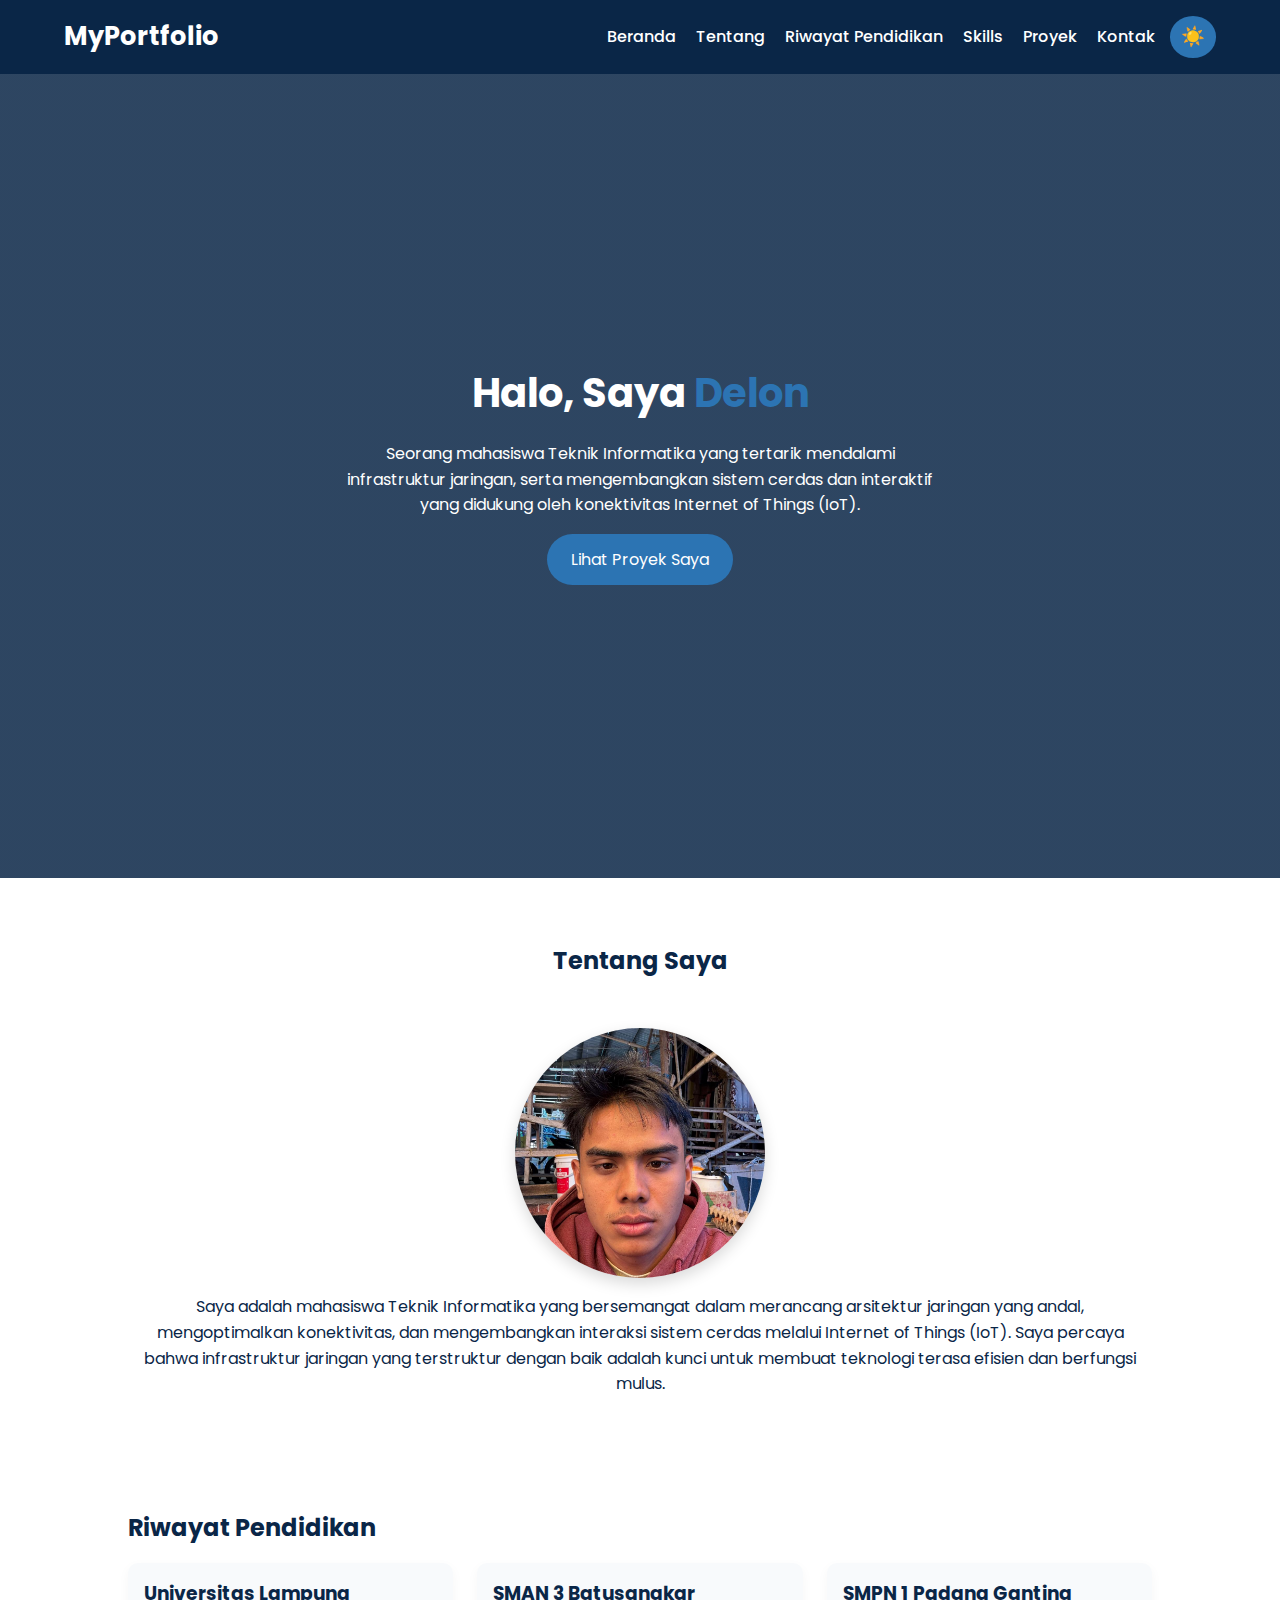
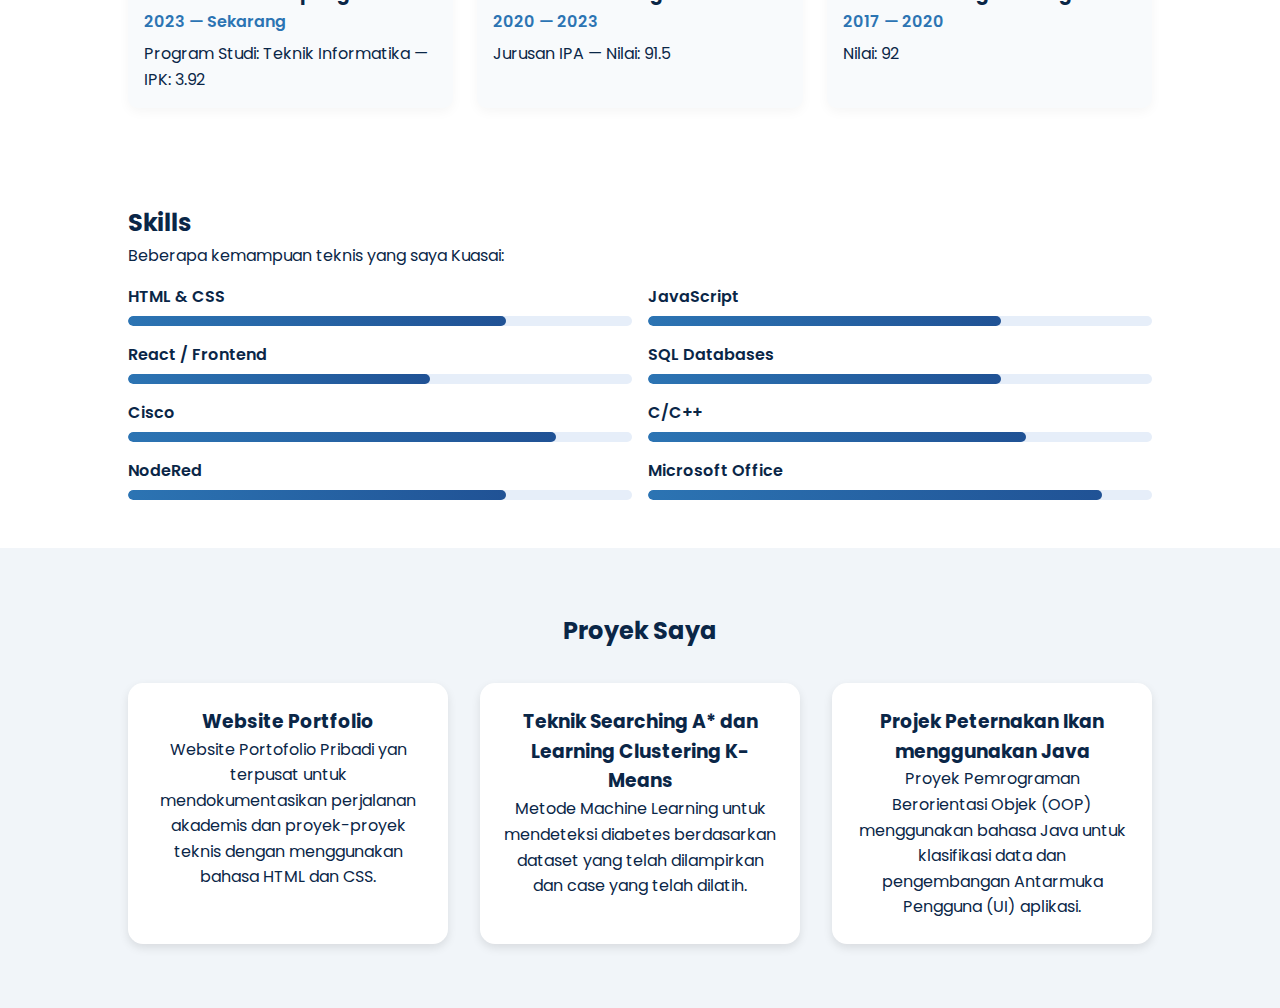
<file: Judul 1/index.html>
<!DOCTYPE html>
<html lang="id">
<head>
  <meta charset="UTF-8">
  <meta name="viewport" content="width=device-width, initial-scale=1.0">
  <title>Web Pribadi Saya</title>
  <link rel="stylesheet" href="style.css">
  <link href="https://fonts.googleapis.com/css2?family=Poppins:wght@300;400;600;700&display=swap" rel="stylesheet">
</head>
<body>
  <header>
    <nav class="navbar">
      <h1 class="logo">MyPortfolio</h1>
      <div class="nav-container">
        <ul class="nav-links" id="navLinks">
          <li><a href="#home">Beranda</a></li>
          <li><a href="#about">Tentang</a></li>
            <li><a href="#education">Riwayat Pendidikan</a></li>
            <li><a href="#skills">Skills</a></li>
          <li><a href="#projects">Proyek</a></li>
          <li><a href="#contact">Kontak</a></li>
        </ul>
        <button id="darkModeToggle" class="dark-btn" title="Ganti Mode">☀️</button>
        <div class="menu-toggle" id="menuToggle">☰</div>
      </div>
    </nav>
  </header>

  <section id="home" class="hero">
    <div class="hero-content fade-in">
      <h2>Halo, Saya <span>Delon</span></h2>
      <p>Seorang mahasiswa Teknik Informatika yang tertarik mendalami infrastruktur jaringan, serta mengembangkan sistem cerdas dan interaktif yang didukung oleh konektivitas Internet of Things (IoT).</p>
      <a href="#projects" class="btn">Lihat Proyek Saya</a>
    </div>
  </section>

  <section id="about" class="about reveal">
    <h2>Tentang Saya</h2>
    <div class="about-content">
      <img src="Gambar 1.jpeg" alt="Foto Profil">
      <div class="about-text">
        <p>
          Saya adalah mahasiswa Teknik Informatika yang bersemangat dalam merancang arsitektur jaringan yang andal, 
          mengoptimalkan konektivitas, dan mengembangkan interaksi sistem cerdas melalui Internet of Things (IoT). 
          Saya percaya bahwa infrastruktur jaringan yang terstruktur dengan baik adalah kunci untuk membuat teknologi terasa efisien dan berfungsi mulus.
        </p>
      </div>
    </div>
  </section>
 
 <section id="education" class="education reveal">
    <h2>Riwayat Pendidikan</h2>
    <div class="education-list">
      <div class="education-item">
        <h3>Universitas Lampung</h3>
        <p class="edu-period">2023 — Sekarang</p>
        <p>Program Studi: Teknik Informatika — IPK: 3.92</p>
      </div>
      <div class="education-item">
        <h3>SMAN 3 Batusangkar</h3>
        <p class="edu-period">2020 — 2023</p>
        <p>Jurusan IPA — Nilai: 91.5</p>
      </div>
      <div class="education-item">
        <h3>SMPN 1 Padang Ganting</h3>
        <p class="edu-period">2017 — 2020</p>
        <p>Nilai: 92</p>
      </div>
    </div>
  </section>

    <section id="skills" class="skills reveal">
    <h2>Skills</h2>
    <p class="skills-intro">Beberapa kemampuan teknis yang saya Kuasai:</p>
    <div class="skills-grid">
      <div class="skill">
        <div class="skill-name">HTML &amp; CSS</div>
        <div class="skill-bar"><div class="skill-level" style="width:75%"></div></div>
      </div>
      <div class="skill">
        <div class="skill-name">JavaScript</div>
        <div class="skill-bar"><div class="skill-level" style="width:70%"></div></div>
      </div>
      <div class="skill">
        <div class="skill-name">React / Frontend</div>
        <div class="skill-bar"><div class="skill-level" style="width:60%"></div></div>
      </div>
      <div class="skill">
        <div class="skill-name">SQL Databases</div>
        <div class="skill-bar"><div class="skill-level" style="width:70%"></div></div>
      </div>
      <div class="skill">
        <div class="skill-name">Cisco</div>
        <div class="skill-bar"><div class="skill-level" style="width:85%"></div></div>
      </div>
      <div class="skill">
        <div class="skill-name">C/C++</div>
        <div class="skill-bar"><div class="skill-level" style="width:75%"></div></div>
      </div>
      <div class="skill">
        <div class="skill-name">NodeRed</div>
        <div class="skill-bar"><div class="skill-level" style="width:75%"></div></div>
      </div>
      <div class="skill">
        <div class="skill-name">Microsoft Office</div>
        <div class="skill-bar"><div class="skill-level" style="width:90%"></div></div>
      </div>
    </div>
  </section>

<section id="projects" class="projects reveal">
    <h2>Proyek Saya</h2>
    <div class="project-cards">
      <div class="card glow-hover">
        <h3>Website Portfolio</h3>
        <p>Website Portofolio Pribadi yan terpusat untuk mendokumentasikan perjalanan akademis dan proyek-proyek teknis dengan menggunakan bahasa HTML dan CSS.</p>
      </div>
      <div class="card glow-hover">
        <h3>Teknik Searching A* dan Learning Clustering K-Means</h3>
        <p>Metode Machine Learning untuk mendeteksi diabetes berdasarkan dataset yang telah dilampirkan dan case yang telah dilatih.</p>
      </div>
      <div class="card glow-hover">
        <h3>Projek Peternakan Ikan menggunakan Java</h3>
        <p>Proyek Pemrograman Berorientasi Objek (OOP) menggunakan bahasa Java untuk klasifikasi data dan pengembangan Antarmuka Pengguna (UI) aplikasi.</p>
      </div>
    </div>
  </section>  
</body>
</html>
</file>
<file: Judul 1/style.css>
* {
  margin: 0;
  padding: 0;
  box-sizing: border-box;
  font-family: 'Poppins', sans-serif;
  scroll-behavior: smooth;
}

:root{
  --nav-height: 68px; 
}

body {
  background-color: #f9f9f9;
  color: #0A2647;
  line-height: 1.6;
  overflow-x: hidden;
  transition: background 0.6s ease, color 0.6s ease;
}

/* NAVBAR */
.navbar {
  background: #0A2647;
  color: white;
  display: flex;
  justify-content: space-between;
  align-items: center;
  padding: 1rem 5%;
  position: fixed; 
  top: 0;
  left: 0;
  width: 100%;
  z-index: 1000;
  transition: background 0.6s ease, transform 0.3s;
}

.logo {
  font-size: 1.6rem;
  font-weight: 700;
}

.nav-container {
  display: flex;
  align-items: center;
  gap: 15px;
}

.nav-links {
  list-style: none;
  display: flex;
  gap: 20px;
}

.nav-links a {
  color: white;
  text-decoration: none;
  font-weight: 500;
  transition: color 0.3s;
}

.nav-links a:hover {
  color: #2C74B3;
}

/* DARK MODE BUTTON */
.dark-btn {
  background: #2C74B3;
  border: none;
  color: white;
  font-size: 1.2rem;
  padding: 0.4rem 0.7rem;
  border-radius: 50%;
  cursor: pointer;
  transition: transform 0.3s, background 0.3s;
}

.dark-btn:hover {
  background: #205295;
  transform: rotate(20deg);
}

/* HAMBURGER */
.menu-toggle {
  display: none;
  font-size: 1.6rem;
  cursor: pointer;
  color: white;
}


/* HERO */
.hero {
  height: 90vh;
  background: linear-gradient(rgba(10, 38, 71, 0.85), rgba(10, 38, 71, 0.85)),
              url('https://images.unsplash.com/photo-1519389950473-47ba0277781c?auto=format&fit=crop&w=1200&q=80');
  background-size: cover;
  background-position: center;
  display: flex;
  align-items: center;
  justify-content: center;
  text-align: center;
  color: white;
  transition: background 0.6s ease;
}

.hero-content {
  max-width: 600px;
  animation: fadeUp 1.5s ease;
}

.hero-content h2 {
  font-size: 2.5rem;
}

.hero-content span {
  color: #2C74B3;
}

.hero-content p {
  margin: 1rem 0;
}

.btn {
  display: inline-block;
  padding: 0.8rem 1.5rem;
  background: #2C74B3;
  color: white;
  border-radius: 30px;
  text-decoration: none;
  transition: 0.3s;
}

.btn:hover {
  background: #205295;
  box-shadow: 0 0 15px rgba(44,116,179,0.8);
}

/* ABOUT / PROJECTS / CONTACT */
.about, .projects, .contact {
  padding: 4rem 10%;
  background: white;
  text-align: center;
  transition: background 0.6s ease, color 0.6s ease;
}

.about-content {
  display: flex;
  flex-wrap: wrap;
  justify-content: center;
  align-items: center;
  margin-top: 2rem;
}

.about-content img {
  width: 250px;
  height: 250px; 
  object-fit: cover; 
  border-radius: 50%;
  display: block;
  margin: 1rem;
  box-shadow: 0 6px 15px rgba(0,0,0,0.15);
  transition: transform 0.3s;
}

.about-content img:hover {
  transform: scale(1.05);
}

.projects {
  background: #f1f5f9;
}

.project-cards {
  display: grid;
  grid-template-columns: repeat(auto-fit, minmax(250px, 1fr));
  gap: 2rem;
  margin-top: 2rem;
}

.card {
  background: white;
  padding: 1.5rem;
  border-radius: 15px;
  box-shadow: 0 4px 10px rgba(0,0,0,0.1);
  transition: transform 0.4s ease, background 0.6s ease;
}

.card:hover {
  transform: translateY(-10px);
  box-shadow: 0 10px 25px rgba(44,116,179,0.2);
}

form {
  display: flex;
  flex-direction: column;
  gap: 1rem;
  max-width: 500px;
  margin: 2rem auto;
}

input, textarea {
  padding: 0.8rem;
  border: 1px solid #ccc;
  border-radius: 8px;
  font-size: 1rem;
  transition: 0.3s;
}

input:focus, textarea:focus {
  border-color: #2C74B3;
  box-shadow: 0 0 5px rgba(44,116,179,0.4);
  outline: none;
}

button {
  background: #2C74B3;
  color: white;
  padding: 0.8rem;
  border: none;
  border-radius: 25px;
  cursor: pointer;
  transition: 0.3s;
}

button:hover {
  background: #205295;
  box-shadow: 0 0 15px rgba(44,116,179,0.6);
}

/* FOOTER */
footer {
  background: #0A2647;
  color: white;
  text-align: center;
  padding: 1.5rem 0;
  transition: background 0.6s ease;
}

/* DARK MODE */
body.dark-mode {
  background: #0A192F;
  color: #E0E0E0;
}

body {
  padding-top: var(--nav-height);
}

body.dark-mode .navbar {
  background: #102542;
}

body.dark-mode .about,
body.dark-mode .projects,
body.dark-mode .contact {
  background: #13294B;
}

body.dark-mode .card {
  background: #1E3A5F;
  color: #E0E0E0;
}

body.dark-mode footer {
  background: #102542;
}

body.dark-mode input,
body.dark-mode textarea {
  background: #1B2B47;
  color: #E0E0E0;
  border: 1px solid #2C74B3;
}

body.dark-mode .education,
body.dark-mode .skills {
  background: #13294B;
  color: #E0E0E0;
}

body.dark-mode .education-item {
  background: #1E3A5F; 
  color: #E0E0E0;
  box-shadow: 0 6px 18px rgba(0,0,0,0.25);
}

body.dark-mode .edu-period { color: #9fd3ff; }

body.dark-mode .skill-bar { background: #0f2740; }
body.dark-mode .skill-level { background: linear-gradient(90deg,#2C74B3,#58a0e0); }

body.dark-mode .nav-links {
  background: #102542;
}
body.dark-mode .nav-links a { color: #E0E0E0; }

/* EDUCATION & SKILLS */
.education, .skills {
  padding: 3rem 10%;
  background: white;
  text-align: left;
}

.education-list {
  display: grid;
  grid-template-columns: repeat(auto-fit, minmax(220px, 1fr));
  gap: 1.5rem;
  margin-top: 1rem;
}

.education-item {
  background: #f8fafc;
  padding: 1rem;
  border-radius: 10px;
  box-shadow: 0 4px 12px rgba(0,0,0,0.04);
}

.edu-period { color: #2C74B3; font-weight:600; margin-bottom:0.4rem }

.skills-intro { margin-bottom: 1rem; }

.skills-grid {
  display: grid;
  grid-template-columns: 1fr;
  gap: 1rem;
}

.skill { display: flex; flex-direction: column; gap: 0.4rem; }
.skill-name { font-weight: 600; }
.skill-bar { background:#e6eef9; border-radius: 999px; height: 10px; overflow: hidden; }
.skill-level { background: linear-gradient(90deg,#2C74B3,#205295); height: 100%; border-radius: 999px; }

@media (min-width: 700px) {
  .skills-grid { grid-template-columns: repeat(2, 1fr); }
}

/* RESPONSIVE */
@media (max-width: 850px) {
  .nav-links {
    position: absolute;
    top: var(--nav-height);
    right: 0;
    background: #0A2647;
    flex-direction: column;
    width: 200px;
    text-align: center;
    display: none;
    border-radius: 0 0 10px 10px;
  }

  .nav-links.active {
    display: flex;
  }

  .menu-toggle {
    display: block;
  }

  .about-content {
    flex-direction: column;
  }

  .hero-content h2 {
    font-size: 1.8rem;
  }
}
</file>
